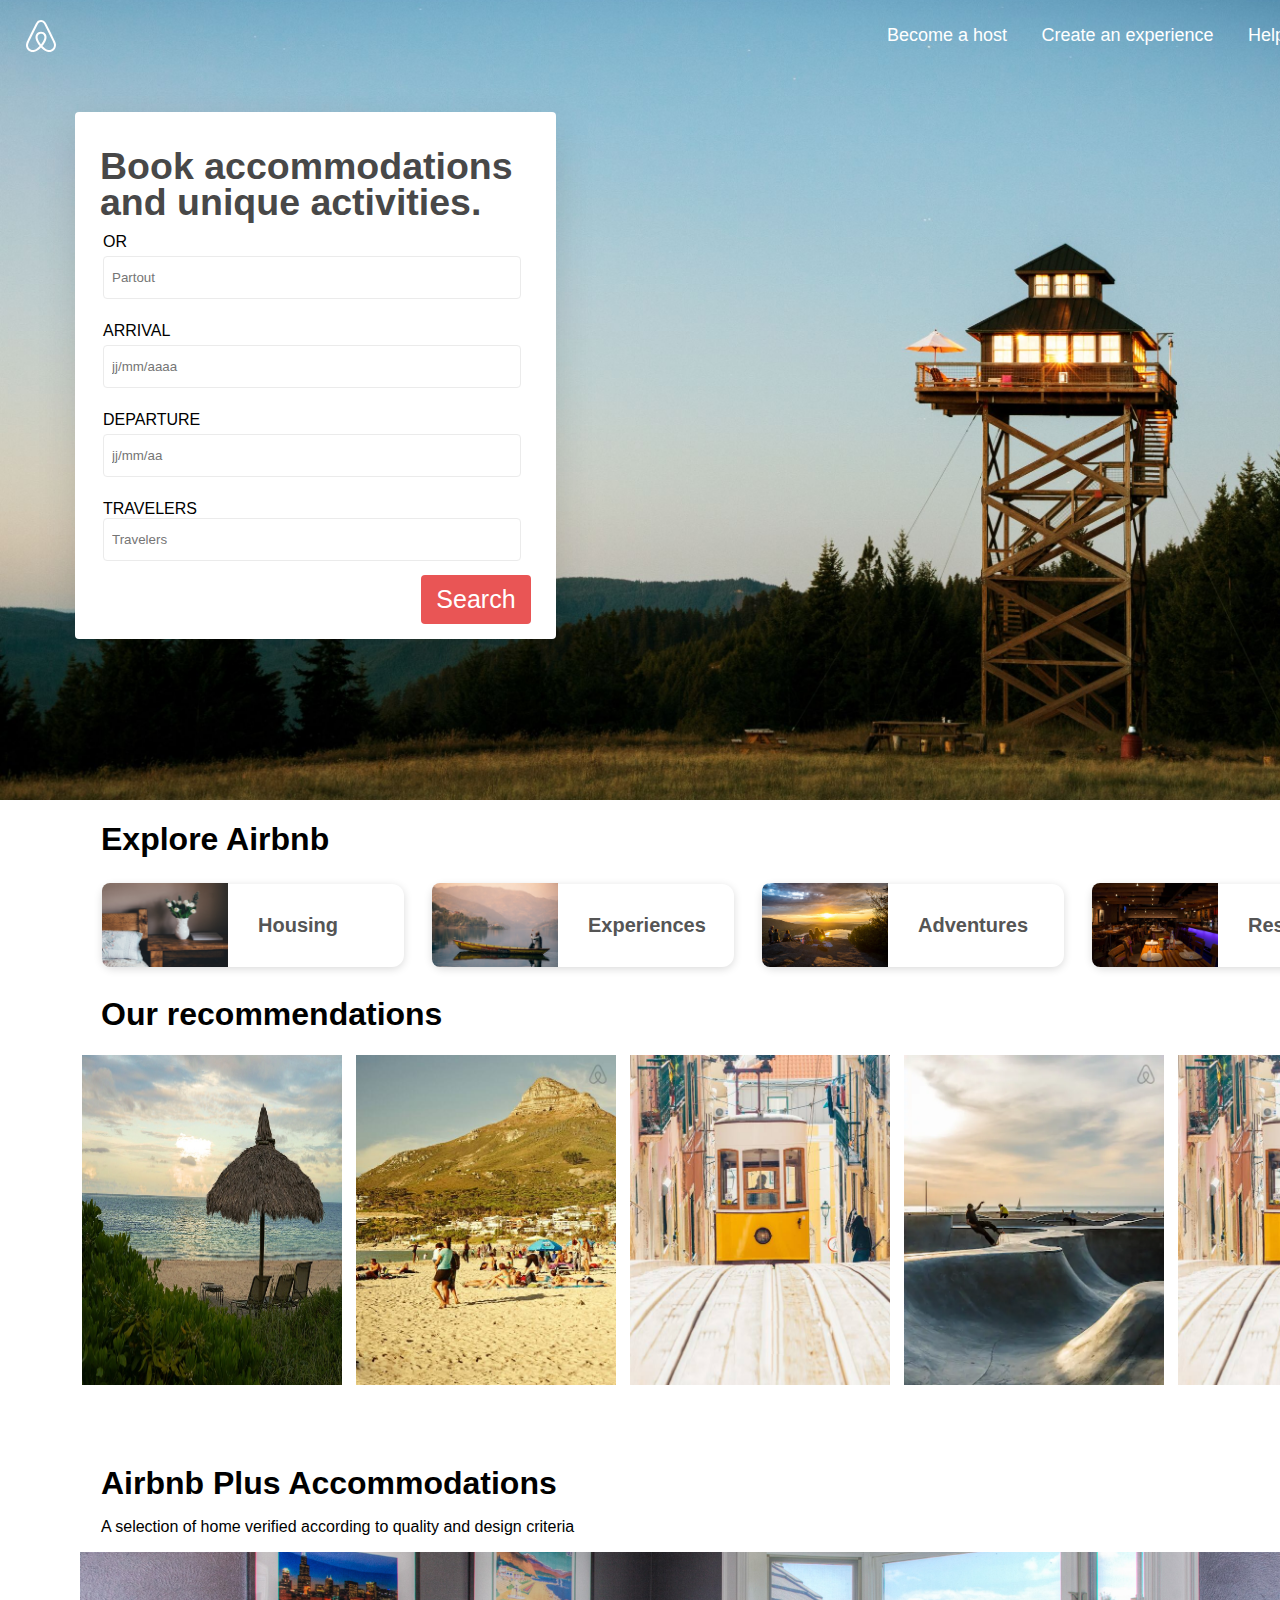
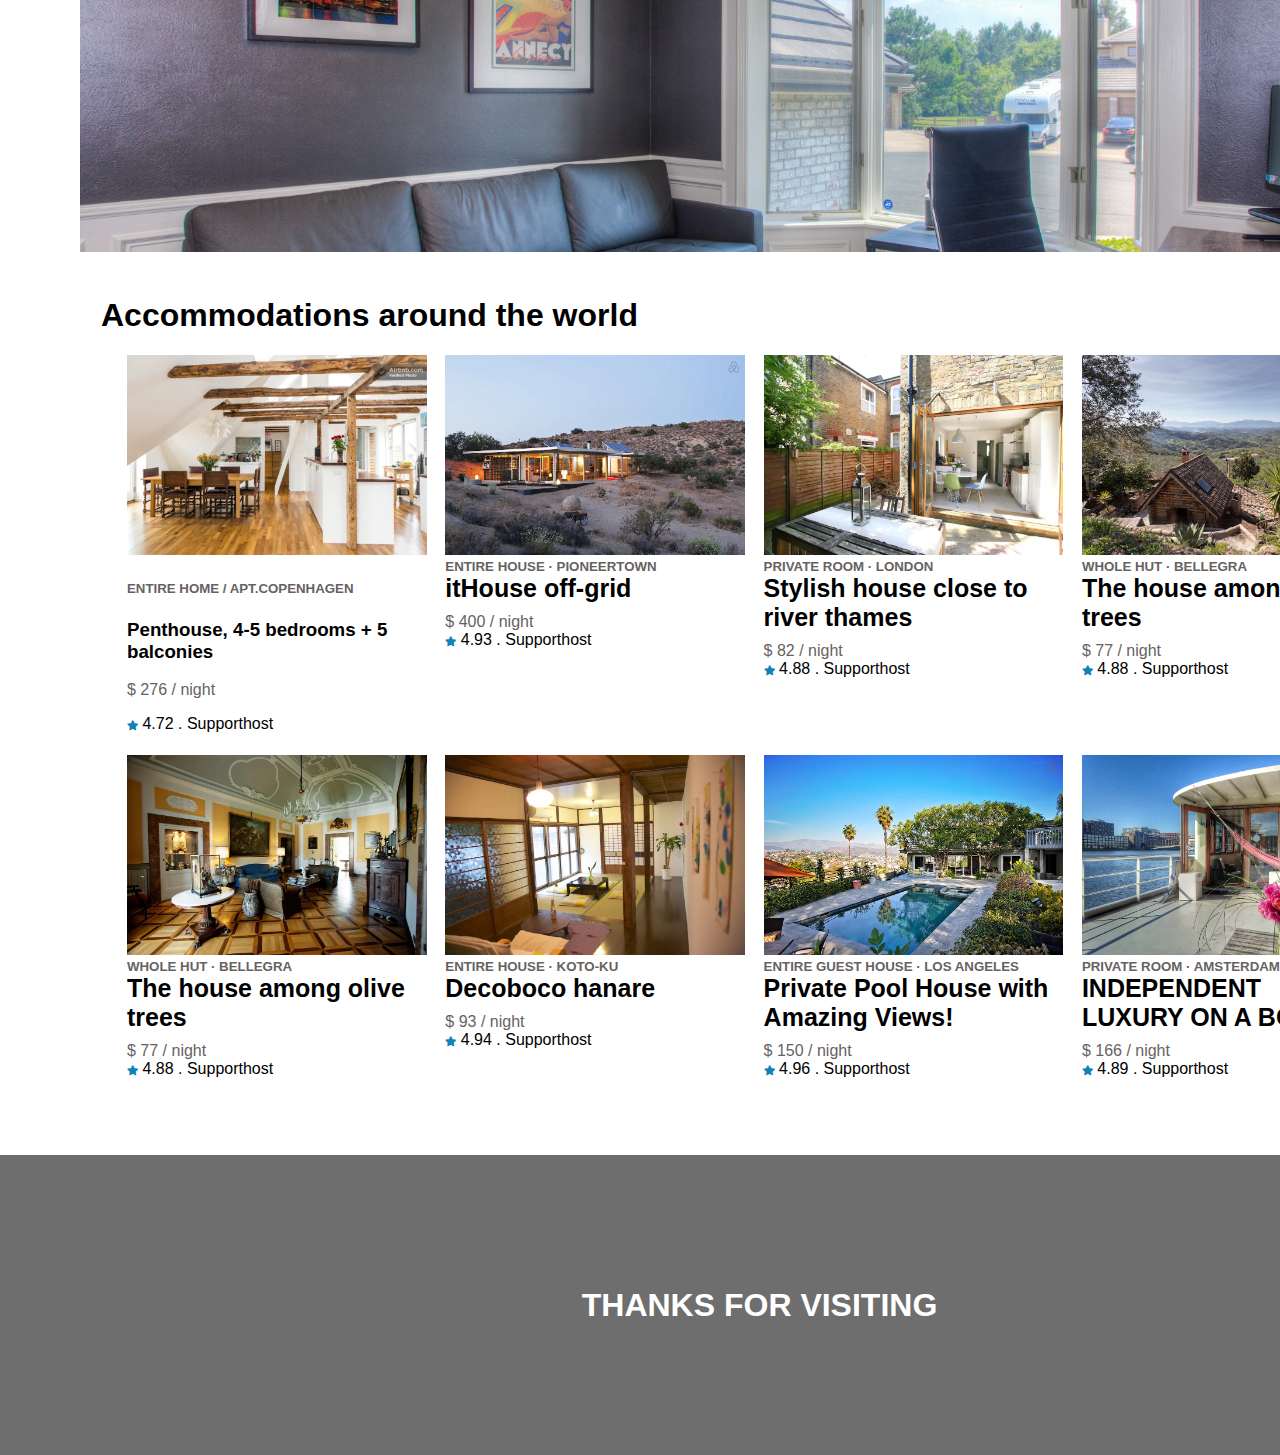
<file: demo-web/index.html>
<!DOCTYPE html>
<html>
<head>
	<title></title>
	<link rel="stylesheet" type="text/css" href="layout.css">
	<link rel="stylesheet" type="text/css" href="components-header.css">
	<link rel="stylesheet" type="text/css" href="components-main.css">
	<link rel="stylesheet" type="text/css" href="components-main2.css">
	<link rel="stylesheet" type="text/css" href="https://use.fontawesome.com/releases/v5.3.1/css/
	all.css">
	<link rel="stylesheet" type="text/css" href="footer.css">
</head>
<body>
	<div class="all">
		<div class="header">
			<div class="background">
		<div class="navbar">
			<div class="logo">
				<img src="./logo.svg">
			</div>
			<div class="list5">
				<ul class="right-list">
					<li><a href="#">Become a host</a></li>
					<li><a href="#">Create an experience</a></li>
					<li><a href="#">Help</a></li>
					<li><a href="#">Registration</a></li>
					<li><a href="#">Log in</a></li>
				</ul>
			</div>
		</div>
		<div class="registered">
			<div class="title">
				<h2>Book accommodations and unique activities.</h2>
			</div>
			<div class="content">
				<div class="content-1">
					<div class="information">
						<p>
  							<label>OR</label>
  							<input class="information-input" name="first" type="text" placeholder="Partout"></p>
  						<p>
					</div>
				</div>
				<div class="content-2">
					<div class="information">
						<p>
  							<label>ARRIVAL</label>
  							<input class="information-input2" name="first" type="text" placeholder="jj/mm/aaaa"></p>
  						<p>
					</div>
					<div class="information">
						<p>
  							<label>DEPARTURE</label>
  							<input class="information-input2" name="first" type="text" placeholder="jj/mm/aa"></p>
  						<p>
					</div>
				</div>
				<div class="content-3">
					<div class="information">
						<p>
  							<label>TRAVELERS</label>
  							<input class="information-input3" name="first" type="text" placeholder="Travelers"></p>
  						<p>
					</div>
				</div>
				<div class="content-4">
					<div class="search"><a href="#">Search</a></div>
				</div>			
			</div>
		</div>
	</div>
		</div>
		<div class="main">
			<div class="explore">
		<div class="title">
			<h1>Explore Airbnb</h1>
		</div>
		<div class="all-info">
			<ul class="main1">
				<li class="item1">
					<div class="content">
						<div class="detail">
							<a href="#" class="click" class="click1">
								<div class="link" class="link1">
									<div class="picture">
										<img src="./room.jpg" width="126" height="84">
									</div>
									<div class="word"><h4>Housing</h4></div>
								</div>
							</a>
						</div>
					</div>
				</li>
				<li class="item1">
					<div class="content">
						<div class="detail">
							<a href="#" class="click">
								<div class="link">
									<div class="picture">
										<img src="./experience.jpg" width="126" height="84">
									</div>
									<div class="word"><h4>Experiences</h4></div>
								</div>
							</a>
						</div>
					</div>
				</li>
				<li class="item1">
					<div class="content">
						<div class="detail">
							<a href="#" class="click">
								<div class="link">
									<div class="picture">
										<img src="./advanture.jpg" width="126" height="84">
									</div>
									<div class="word"><h4>Adventures</h4></div>
								</div>
							</a>
						</div>
					</div>
				</li>
				<li class="item1">
					<div class="content">
						<div class="detail">
							<a href="#" class="click">
								<div class="link">
									<div class="picture">
										<img src="./restaurant.jpg" width="126" height="84">
									</div>
									<div class="word"><h4>Restaurants</h4></div>
								</div>
							</a>
						</div>
					</div>
				</li>
			</ul>
		</div>
	</div>

	<div class="go-to-the-beach">
		<div class="title2">
			<h1><a href="#">Our recommendations</a></h1>
		</div>
		<div class="list-beach">
			<div class="beaches">
				<div class="beach">
					<ul class="ul-main2">
						<li class="li-main2">
							<a href="#" class="click-main2">
								<div class="background2">
									<img src="./miami-beach.jpg" width="260" height="330">
									<div class="overlay">
										<div class="caption">
											<h3>Miami</h3>
											<p>$174 / night on average</p>
										</div>
									</div>
								</div>
							</a>
						</li>
						<li  class="li-main2">
							<a href="#" class="click-main2">
								<div class="background2">
									<img src="./the-cap.jpg" width="260" height="330">
									<div class="overlay">
										<div class="caption">
											<h3>The Cap</h3>
											<p class="p-main2">$99 / night on average</p>
										</div>
									</div>
								</div>
							</a>
						</li>
						<li  class="li-main2">
							<a href="#" class="click-main2">
								<div class="background2">
									<img src="./lisbon.jpg" width="260" height="330">
									<div class="overlay">
										<div class="caption">
											<h3 class="h3-main2">Lisbon</h3>
											<p  class="li-main2">$100 / night on average</p>
										</div>
									</div>
								</div>
							</a>
						</li>
						<li  class="li-main2">
							<a href="#" class="click-main2">
								<div class="background2">
									<img src="./los-angeles.jpg" width="260" height="330">
									<div class="overlay">
										<div class="caption">
											<h3  class="h3-main2">Los Angeles</h3>
											<p  class="li-main2">$132 / night on average</p>
										</div>
									</div>
								</div>
							</a>
						</li>
						<li class="li-main2">
							<a href="#" class="click-main2">
								<div class="background2">
									<img src="./lisbon.jpg" width="260" height="330">
									<div class="overlay">
										<div class="caption">
											<h3  class="h3-main2">Lisbon</h3>
											<p  class="li-main2">$100 / night on average</p>
										</div>
									</div>
								</div>
							</a>
						</li>
					</ul>
				</div>
			</div>
		</div>
	</div>

	<div class="accommodations">
		<div class="plus">
			<div class="title2">
				<a href="#" class="click-main2">
					<h1 class="h1-main2">Airbnb Plus Accommodations</h1>
					<p>A selection of home verified according to quality and design criteria</p>
				</a>
			</div>
			<div class="picture2">
				<div class="pic2">
					<a href="#" class="click-main2">
						<div class="link3">
							<h2 class="h2-main2">
								Discover Housing
								<i class="fas fa-angle-right"></i>
							</h2>
						</div>
					</a>
				</div>	
			</div>
		</div>
	</div>

	<div class="around-the-world">
		<div class="title2">
			<h1>Accommodations around the world</h1>
		</div>
		<div class="list10">
			<ul class="click2-main2" class="ul-main2">
				<li  class="li-main2">
					<div class="house">
						<div class="house-picture">
							<img src="./penthouse.jpg" height="200" widht="250">
						</div>
						<div class="caption1">
							<div class="content1">
								<h5>ENTIRE HOME / APT.COPENHAGEN</h5>
							</div>
							<div class="content2">
								<h3>Penthouse, 4-5 bedrooms + 5 balconies</h3>
							</div>
							<div class="content3">
								<p>$ 276 / night</p>
							</div>
							<div class="content4">
								<p>
									<i class="fas fa-star"></i>
									4.72 . Supporthost
								</p>
							</div>
						</div>
					</div>
				</li>

				<li  class="li-main2">
					<div class="house">
						<div class="house-picture">
							<img src="./entirehouse.jpg" height="200" widht="250">
						</div>
						<div class="caption1">
							<div class="content1">
								<h5 class="h5-main2">ENTIRE HOUSE · PIONEERTOWN</h5>
							</div>
							<div class="content2">
								<h3 class="h3-main2">itHouse off-grid</h3>
							</div>
							<div class="content3">
								<p class="p-main2">$ 400 / night</p>
							</div>
							<div class="content4">
								<p class="p-main2">
									<i class="fas fa-star"></i>
									4.93 . Supporthost
								</p>
							</div>
						</div>
					</div>
				</li>

				<li  class="li-main2">
					<div class="house">
						<div class="house-picture">
							<img src="./privateroom.jpg" height="200" widht="250">
						</div>
						<div class="caption1">
							<div class="content1">
								<h5 class="h5-main2">PRIVATE ROOM · LONDON</h5>
							</div>
							<div class="content2">
								<h3 class="h3-main2">Stylish house close to river thames</h3>
							</div>
							<div class="content3">
								<p class="p-main2">$ 82 / night</p>
							</div>
							<div class="content4">
								<p class="p-main2">
									<i class="fas fa-star"></i>
									4.88 . Supporthost
								</p>
							</div>
						</div>
					</div>
				</li>

				<li  class="li-main2">
					<div class="house">
						<div class="house-picture">
							<img src="./wholehut.jpg" height="200" widht="250">
						</div>
						<div class="caption1">
							<div class="content1">
								<h5 class="h5-main2">WHOLE HUT · BELLEGRA</h5>
							</div>
							<div class="content2">
								<h3 class="h3-main2">The house among olive trees</h3>
							</div>
							<div class="content3">
								<p class="p-main2">$ 77 / night</p>
							</div>
							<div class="content4">
								<p class="p-main2">
									<i class="fas fa-star"></i>
									4.88 . Supporthost
								</p>
							</div>
						</div>
					</div>
				</li>
			</ul>

			<ul class="click2-main2">
				<li  class="li-main2">
					<div class="house">
						<div class="house-picture">
							<img src="./portici.jpg" height="200" widht="250">
						</div>
						<div class="caption1">
							<div class="content1">
								<h5 class="h5-main2">WHOLE HUT · BELLEGRA</h5>
							</div>
							<div class="content2">
								<h3 class="h3-main2">The house among olive trees</h3>
							</div>
							<div class="content3">
								<p class="p-main2">$ 77 / night</p>
							</div>
							<div class="content4">
								<p class="p-main2">
									<i class="fas fa-star"></i>
									4.88 . Supporthost
								</p>
							</div>
						</div>
					</div>
				</li>

				<li  class="li-main2">
					<div class="house">
						<div class="house-picture">
							<img src="./kota-ku.jpg" height="200" widht="250">
						</div>
						<div class="caption1">
							<div class="content1">
								<h5 class="h5-main2">ENTIRE HOUSE · KOTO-KU</h5>
							</div>
							<div class="content2">
								<h3 class="h3-main2">Decoboco hanare</h3>
							</div>
							<div class="content3">
								<p class="p-main2">$ 93 / night</p>
							</div>
							<div class="content4">
								<p class="p-main2">
									<i class="fas fa-star"></i>
									4.94 . Supporthost
								</p>
							</div>
						</div>
					</div>
				</li>

				<li  class="li-main2">
					<div class="house">
						<div class="house-picture">
							<img src="./losangeles.jpg" height="200" widht="250">
						</div>
						<div class="caption1">
							<div class="content1">
								<h5 class="h5-main2">ENTIRE GUEST HOUSE · LOS ANGELES</h5>
							</div>
							<div class="content2">
								<h3 class="h3-main2">Private Pool House with Amazing Views!</h3>
							</div>
							<div class="content3">
								<p class="p-main2">$ 150 / night</p>
							</div>
							<div class="content4">
								<p class="p-main2">
									<i class="fas fa-star"></i>
									4.96 . Supporthost
								</p>
							</div>
						</div>
					</div>
				</li>

				<li  class="li-main2">
					<div class="house">
						<div class="house-picture">
							<img src="./amsterdam.jpg" height="200" widht="250">
						</div>
						<div class="caption1">
							<div class="content1">
								<h5 class="h5-main2">PRIVATE ROOM · AMSTERDAM</h5>
							</div>
							<div class="content2">
								<h3 class="h3-main2">INDEPENDENT LUXURY ON A BOAT </h3>
							</div>
							<div class="content3">
								<p class="p-main2">$ 166 / night</p>
							</div>
							<div class="content4">
								<p class="p-main2">
									<i class="fas fa-star"></i>
									4.89 . Supporthost
								</p>
							</div>
						</div>
					</div>
				</li>
			</ul>
		</div>
	</div>
		</div>
		<div class="footer">
			<div class="footer-last">
		<div class="content-footer">
			<h1 class="h1-footer">
				THANKS FOR VISITING
			</h1>
		</div>
	</div>
		</div>
	</div>
</body>
</html>
</file>
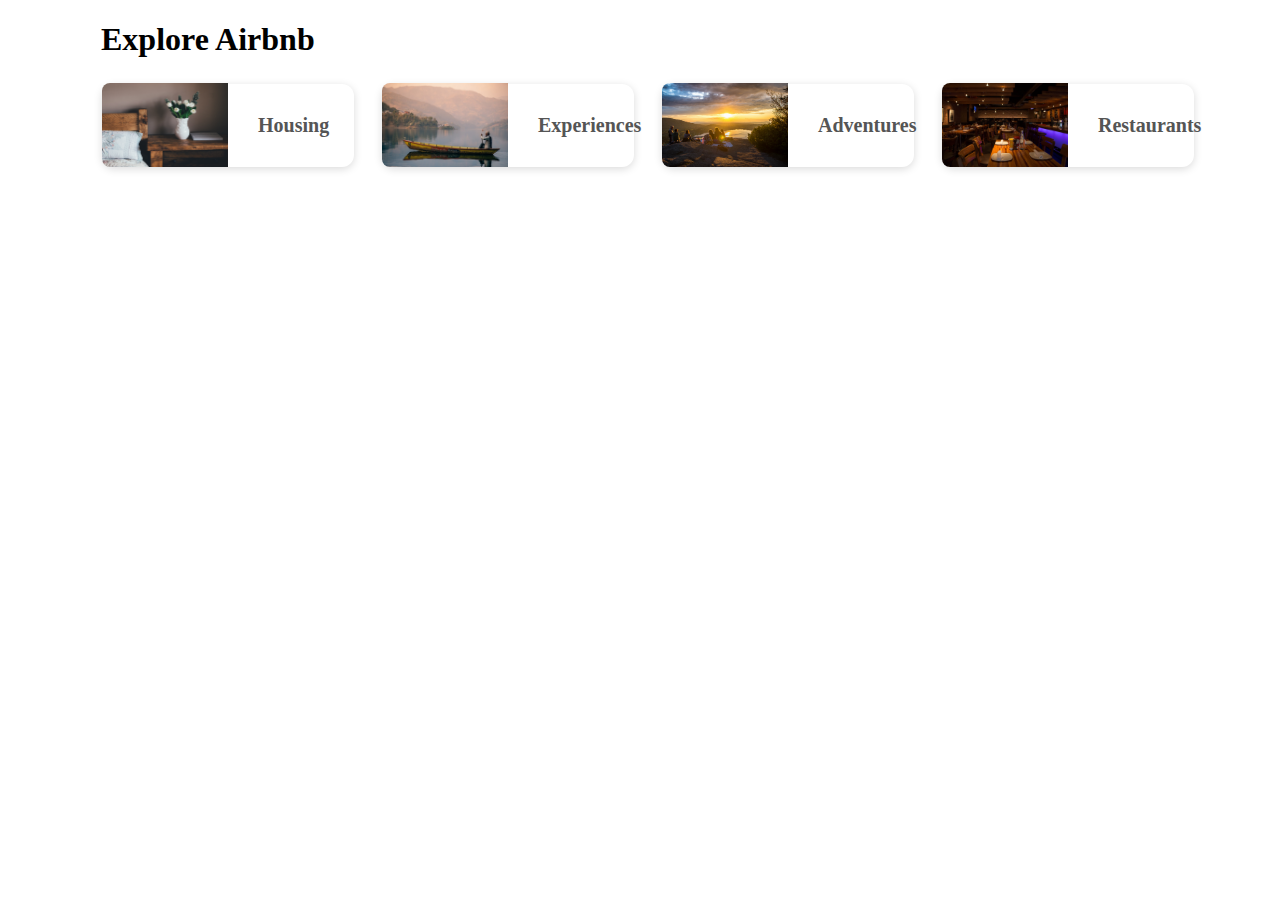
<file: demo-web/components-main.html>
<!DOCTYPE html>
<html>
<head>
	<title></title>
	<link rel="stylesheet" type="text/css" href="components-main.css">
</head>
<body>
	<div class="explore">
		<div class="title">
			<h1>Explore Airbnb</h1>
		</div>
		<div class="all-info">
			<ul class="main1">
				<li class="item1">
					<div class="content">
						<div class="detail">
							<a href="#" class="click" class="click1">
								<div class="link" class="link1">
									<div class="picture">
										<img src="./room.jpg" width="126" height="84">
									</div>
									<div class="word"><h4>Housing</h4></div>
								</div>
							</a>
						</div>
					</div>
				</li>
				<li class="item1">
					<div class="content">
						<div class="detail">
							<a href="#" class="click">
								<div class="link">
									<div class="picture">
										<img src="./experience.jpg" width="126" height="84">
									</div>
									<div class="word"><h4>Experiences</h4></div>
								</div>
							</a>
						</div>
					</div>
				</li>
				<li class="item1">
					<div class="content">
						<div class="detail">
							<a href="#" class="click">
								<div class="link">
									<div class="picture">
										<img src="./advanture.jpg" width="126" height="84">
									</div>
									<div class="word"><h4>Adventures</h4></div>
								</div>
							</a>
						</div>
					</div>
				</li>
				<li class="item1">
					<div class="content">
						<div class="detail">
							<a href="#" class="click">
								<div class="link">
									<div class="picture">
										<img src="./restaurant.jpg" width="126" height="84">
									</div>
									<div class="word"><h4>Restaurants</h4></div>
								</div>
							</a>
						</div>
					</div>
				</li>
			</ul>
		</div>
	</div>

</body>
</html>
</file>
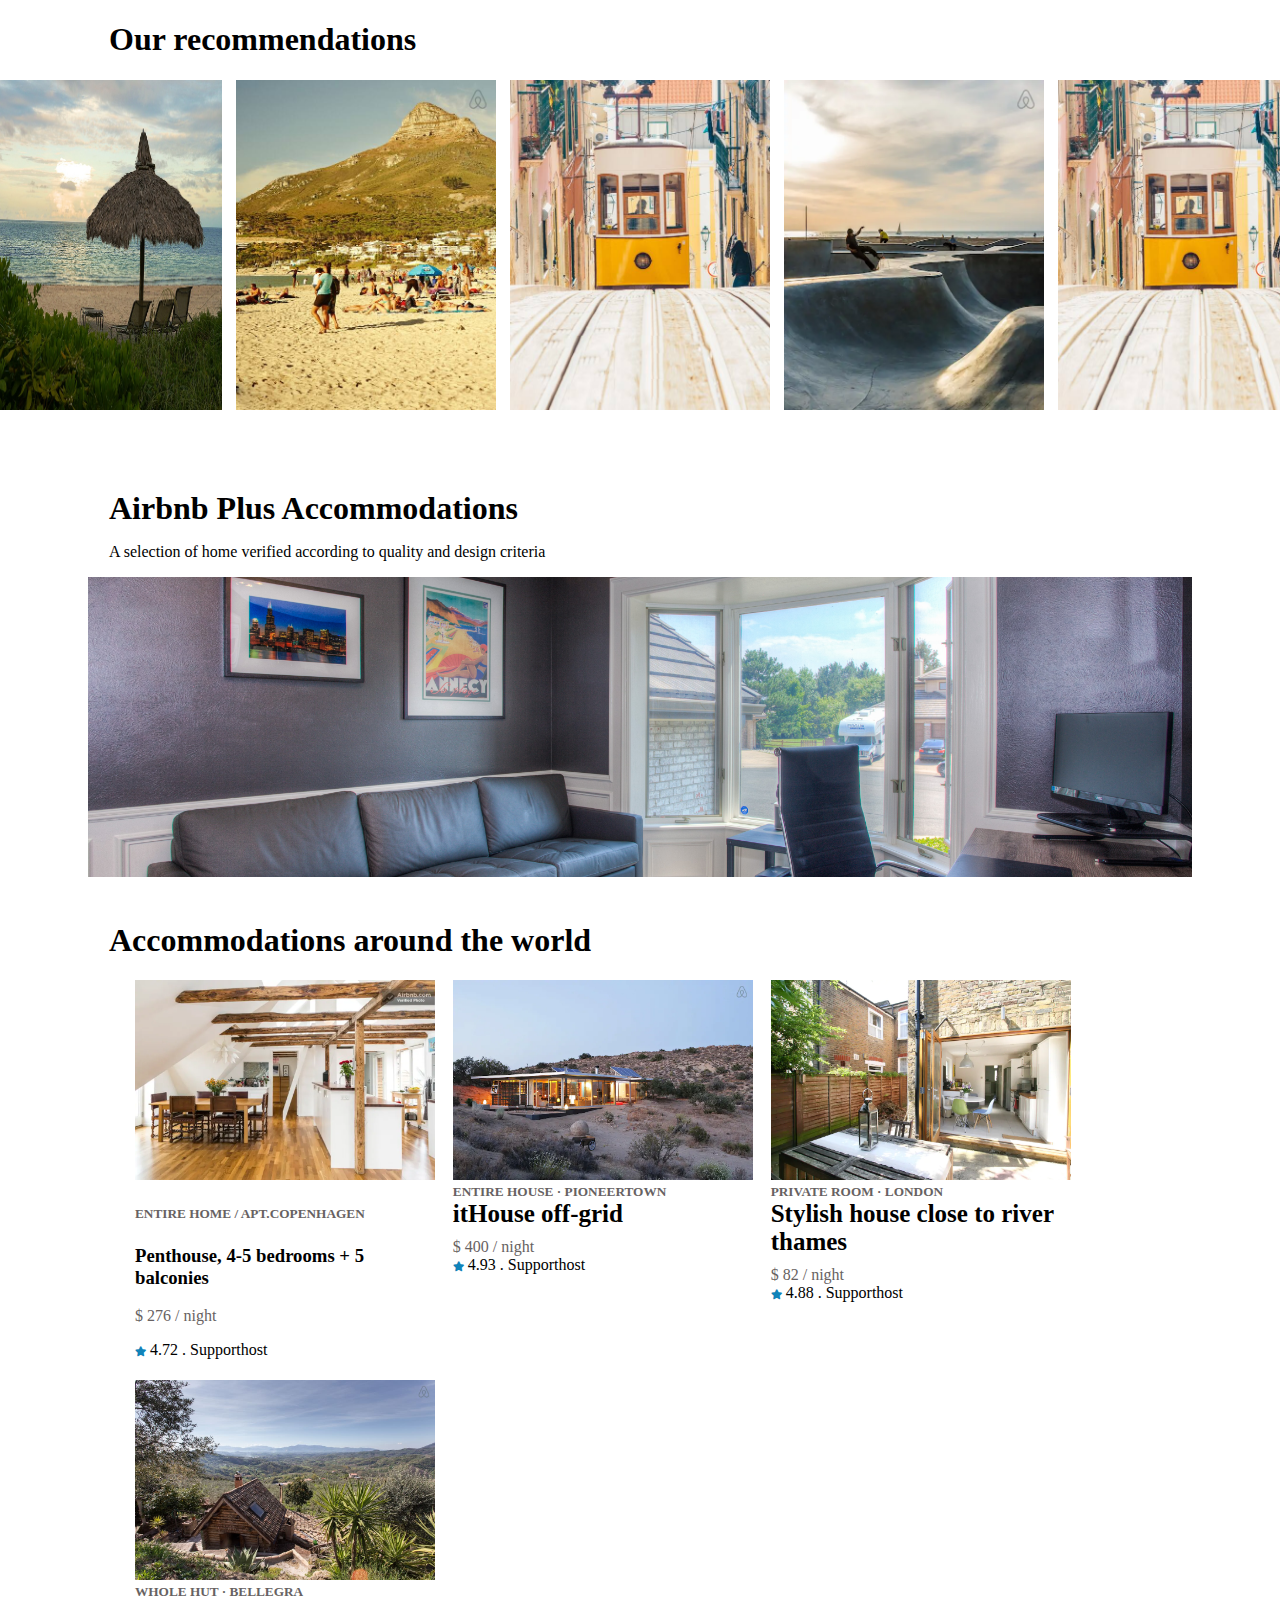
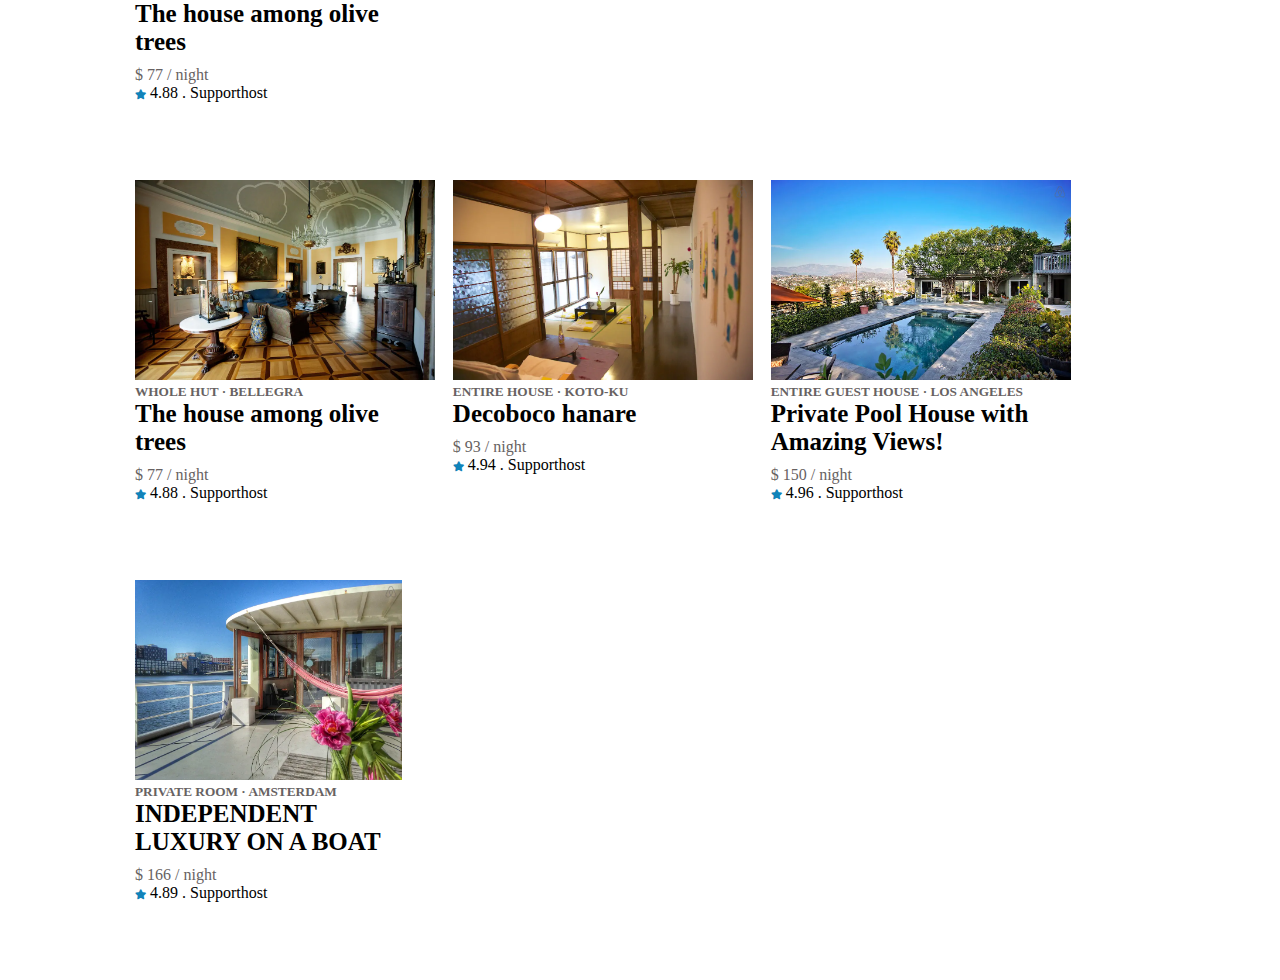
<file: demo-web/components-main2.html>
<!DOCTYPE html>
<html>
<head>
	<title></title>
	<link rel="stylesheet" type="text/css" href="components-main2.css">
	<link rel="stylesheet" type="text/css" href="https://use.fontawesome.com/releases/v5.3.1/css/all.css">
</head>
<body> 
	<div class="go-to-the-beach">
		<div class="title2">
			<h1><a href="#">Our recommendations</a></h1>
		</div>
		<div class="list-beach">
			<div class="beaches">
				<div class="beach">
					<ul class="ul-main2">
						<li class="li-main2">
							<a href="#" class="click-main2">
								<div class="background2">
									<img src="./miami-beach.jpg" width="260" height="330">
									<div class="overlay">
										<div class="caption">
											<h3>Miami</h3>
											<p>$174 / night on average</p>
										</div>
									</div>
								</div>
							</a>
						</li>
						<li  class="li-main2">
							<a href="#" class="click-main2">
								<div class="background2">
									<img src="./the-cap.jpg" width="260" height="330">
									<div class="overlay">
										<div class="caption">
											<h3>The Cap</h3>
											<p class="p-main2">$99 / night on average</p>
										</div>
									</div>
								</div>
							</a>
						</li>
						<li  class="li-main2">
							<a href="#" class="click-main2">
								<div class="background2">
									<img src="./lisbon.jpg" width="260" height="330">
									<div class="overlay">
										<div class="caption">
											<h3 class="h3-main2">Lisbon</h3>
											<p  class="li-main2">$100 / night on average</p>
										</div>
									</div>
								</div>
							</a>
						</li>
						<li  class="li-main2">
							<a href="#" class="click-main2">
								<div class="background2">
									<img src="./los-angeles.jpg" width="260" height="330">
									<div class="overlay">
										<div class="caption">
											<h3  class="h3-main2">Los Angeles</h3>
											<p  class="li-main2">$132 / night on average</p>
										</div>
									</div>
								</div>
							</a>
						</li>
						<li class="li-main2">
							<a href="#" class="click-main2">
								<div class="background2">
									<img src="./lisbon.jpg" width="260" height="330">
									<div class="overlay">
										<div class="caption">
											<h3  class="h3-main2">Lisbon</h3>
											<p  class="li-main2">$100 / night on average</p>
										</div>
									</div>
								</div>
							</a>
						</li>
					</ul>
				</div>
			</div>
		</div>
	</div>

	<div class="accommodations">
		<div class="plus">
			<div class="title2" >
				<a href="#" class="click-main2">
					<h1 class="h1-main2">Airbnb Plus Accommodations</h1>
					<p>A selection of home verified according to quality and design criteria</p>
				</a>
			</div>
			<div class="picture2">
				<div class="pic2">
					<a href="#" class="click-main2">
						<div class="link3">
							<h2 class="h2-main2">
								Discover Housing
								<i class="fas fa-angle-right"></i>
							</h2>
						</div>
					</a>
				</div>	
			</div>
		</div>
	</div>

	<div class="around-the-world">
		<div class="title2">
			<h1>Accommodations around the world</h1>
		</div>
		<div class="list10">
			<ul class="click2-main2" class="ul-main2">
				<li  class="li-main2">
					<div class="house">
						<div class="house-picture">
							<img src="./penthouse.jpg" height="200" widht="250">
						</div>
						<div class="caption1">
							<div class="content1">
								<h5>ENTIRE HOME / APT.COPENHAGEN</h5>
							</div>
							<div class="content2">
								<h3>Penthouse, 4-5 bedrooms + 5 balconies</h3>
							</div>
							<div class="content3">
								<p>$ 276 / night</p>
							</div>
							<div class="content4">
								<p>
									<i class="fas fa-star"></i>
									4.72 . Supporthost
								</p>
							</div>
						</div>
					</div>
				</li>

				<li  class="li-main2">
					<div class="house">
						<div class="house-picture">
							<img src="./entirehouse.jpg" height="200" widht="250">
						</div>
						<div class="caption1">
							<div class="content1">
								<h5 class="h5-main2">ENTIRE HOUSE · PIONEERTOWN</h5>
							</div>
							<div class="content2">
								<h3 class="h3-main2">itHouse off-grid</h3>
							</div>
							<div class="content3">
								<p class="p-main2">$ 400 / night</p>
							</div>
							<div class="content4">
								<p class="p-main2">
									<i class="fas fa-star"></i>
									4.93 . Supporthost
								</p>
							</div>
						</div>
					</div>
				</li>

				<li  class="li-main2">
					<div class="house">
						<div class="house-picture">
							<img src="./privateroom.jpg" height="200" widht="250">
						</div>
						<div class="caption1">
							<div class="content1">
								<h5 class="h5-main2">PRIVATE ROOM · LONDON</h5>
							</div>
							<div class="content2">
								<h3 class="h3-main2">Stylish house close to river thames</h3>
							</div>
							<div class="content3">
								<p class="p-main2">$ 82 / night</p>
							</div>
							<div class="content4">
								<p class="p-main2">
									<i class="fas fa-star"></i>
									4.88 . Supporthost
								</p>
							</div>
						</div>
					</div>
				</li>

				<li  class="li-main2">
					<div class="house">
						<div class="house-picture">
							<img src="./wholehut.jpg" height="200" widht="250">
						</div>
						<div class="caption1">
							<div class="content1">
								<h5 class="h5-main2">WHOLE HUT · BELLEGRA</h5>
							</div>
							<div class="content2">
								<h3 class="h3-main2">The house among olive trees</h3>
							</div>
							<div class="content3">
								<p class="p-main2">$ 77 / night</p>
							</div>
							<div class="content4">
								<p class="p-main2">
									<i class="fas fa-star"></i>
									4.88 . Supporthost
								</p>
							</div>
						</div>
					</div>
				</li>
			</ul>

			<ul class="click2-main2">
				<li  class="li-main2">
					<div class="house">
						<div class="house-picture">
							<img src="./portici.jpg" height="200" widht="250">
						</div>
						<div class="caption1">
							<div class="content1">
								<h5 class="h5-main2">WHOLE HUT · BELLEGRA</h5>
							</div>
							<div class="content2">
								<h3 class="h3-main2">The house among olive trees</h3>
							</div>
							<div class="content3">
								<p class="p-main2">$ 77 / night</p>
							</div>
							<div class="content4">
								<p class="p-main2">
									<i class="fas fa-star"></i>
									4.88 . Supporthost
								</p>
							</div>
						</div>
					</div>
				</li>

				<li  class="li-main2">
					<div class="house">
						<div class="house-picture">
							<img src="./kota-ku.jpg" height="200" widht="250">
						</div>
						<div class="caption1">
							<div class="content1">
								<h5 class="h5-main2">ENTIRE HOUSE · KOTO-KU</h5>
							</div>
							<div class="content2">
								<h3 class="h3-main2">Decoboco hanare</h3>
							</div>
							<div class="content3">
								<p class="p-main2">$ 93 / night</p>
							</div>
							<div class="content4">
								<p class="p-main2">
									<i class="fas fa-star"></i>
									4.94 . Supporthost
								</p>
							</div>
						</div>
					</div>
				</li>

				<li  class="li-main2">
					<div class="house">
						<div class="house-picture">
							<img src="./losangeles.jpg" height="200" widht="250">
						</div>
						<div class="caption1">
							<div class="content1">
								<h5 class="h5-main2">ENTIRE GUEST HOUSE · LOS ANGELES</h5>
							</div>
							<div class="content2">
								<h3 class="h3-main2">Private Pool House with Amazing Views!</h3>
							</div>
							<div class="content3">
								<p class="p-main2">$ 150 / night</p>
							</div>
							<div class="content4">
								<p class="p-main2">
									<i class="fas fa-star"></i>
									4.96 . Supporthost
								</p>
							</div>
						</div>
					</div>
				</li>

				<li  class="li-main2">
					<div class="house">
						<div class="house-picture">
							<img src="./amsterdam.jpg" height="200" widht="250">
						</div>
						<div class="caption1">
							<div class="content1">
								<h5 class="h5-main2">PRIVATE ROOM · AMSTERDAM</h5>
							</div>
							<div class="content2">
								<h3 class="h3-main2">INDEPENDENT LUXURY ON A BOAT </h3>
							</div>
							<div class="content3">
								<p class="p-main2">$ 166 / night</p>
							</div>
							<div class="content4">
								<p class="p-main2">
									<i class="fas fa-star"></i>
									4.89 . Supporthost
								</p>
							</div>
						</div>
					</div>
				</li>
			</ul>
		</div>
	</div>
</body>
</html>
</file>
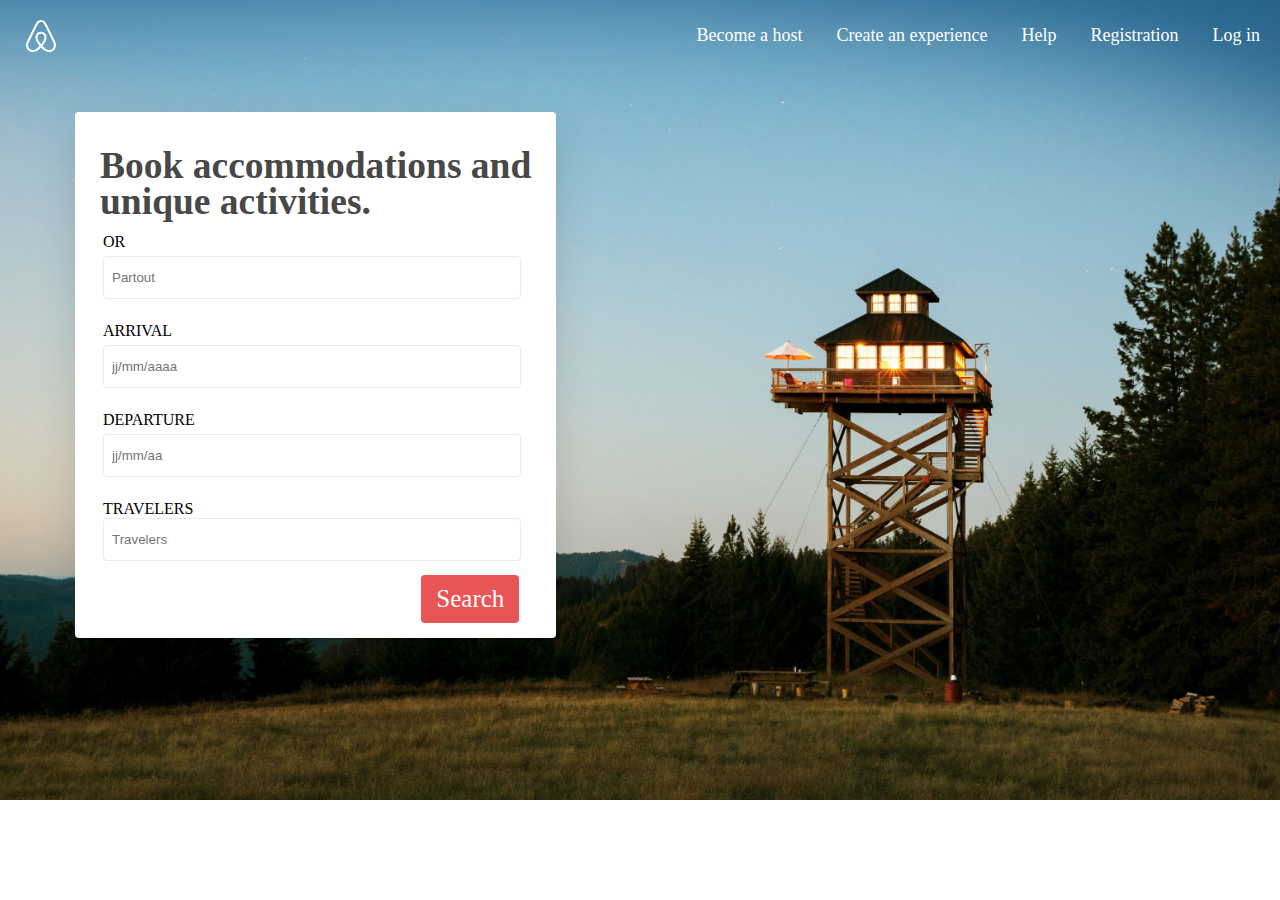
<file: demo-web/components.html>
<!DOCTYPE html>
<html>
<head>
	<title></title>
	<link rel="stylesheet" type="text/css" href="components-header.css">
</head>
<body>
	<div class="background">
		<div class="navbar">
			<div class="logo">
				<img src="./logo.svg">
			</div>
			<div class="list5">
				<ul class="right-list">
					<li><a href="#">Become a host</a></li>
					<li><a href="#">Create an experience</a></li>
					<li><a href="#">Help</a></li>
					<li><a href="#">Registration</a></li>
					<li><a href="#">Log in</a></li>
				</ul>
			</div>
		</div>
		<div class="registered">
			<div class="title">
				<h2>Book accommodations and unique activities.</h2>
			</div>
			<div class="content">
				<div class="content-1">
					<div class="information">
						<p>
  							<label>OR</label>
  							<input class="information-input" name="first" type="text" placeholder="Partout"></p>
  						<p>
					</div>
				</div>
				<div class="content-2">
					<div class="information">
						<p>
  							<label>ARRIVAL</label>
  							<input class="information-input2" name="first" type="text" placeholder="jj/mm/aaaa"></p>
  						<p>
					</div>
					<div class="information">
						<p>
  							<label>DEPARTURE</label>
  							<input class="information-input2" name="first" type="text" placeholder="jj/mm/aa"></p>
  						<p>
					</div>
				</div>
				<div class="content-3">
					<div class="information">
						<p>
  							<label>TRAVELERS</label>
  							<input class="information-input3" name="first" type="text" placeholder="Travelers"></p>
  						<p>
					</div>
				</div>
				<div class="content-4">
					<div class="search"><a href="#">Search</a></div>
				</div>			
			</div>
		</div>
	</div>
</body>
</html>
</file>
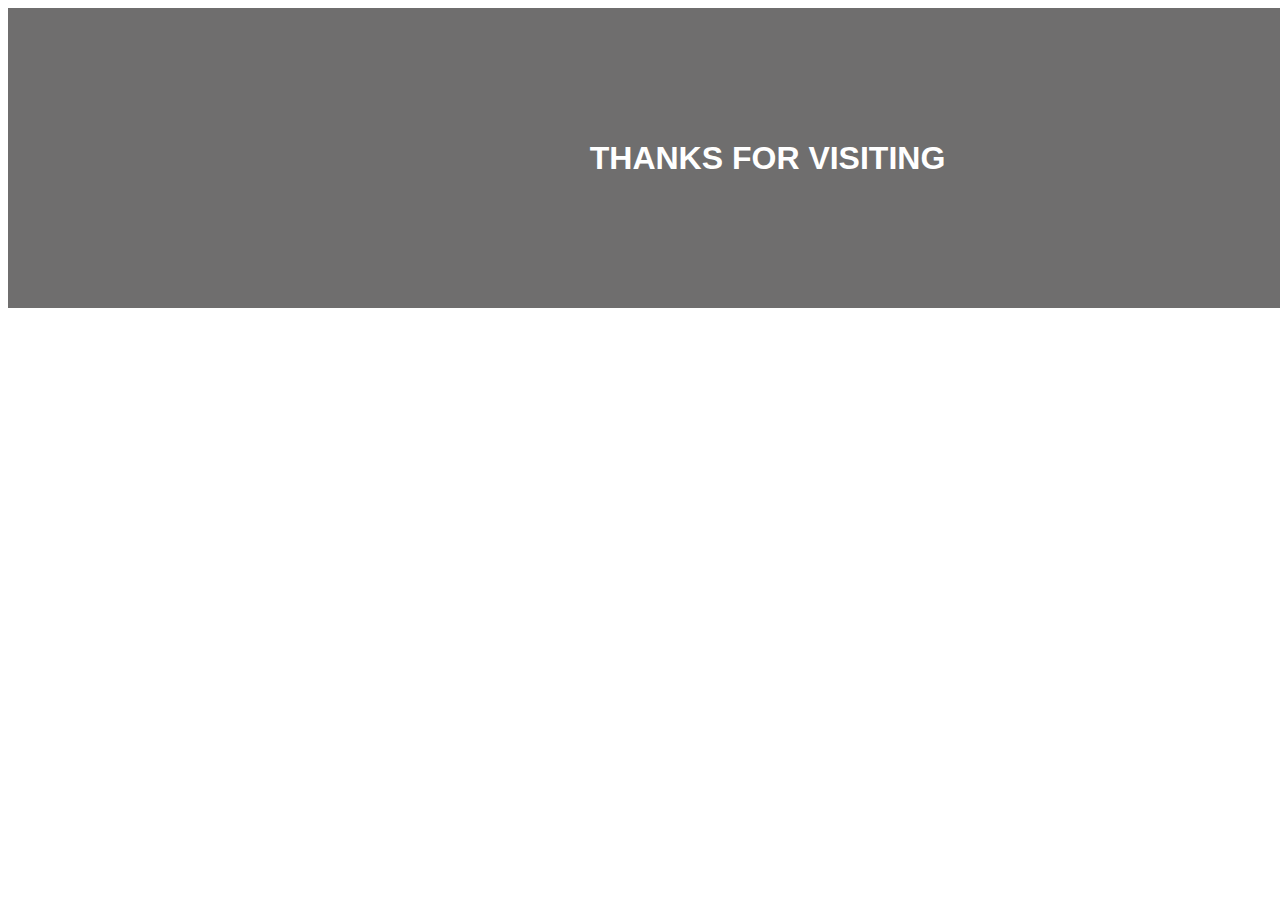
<file: demo-web/footer.html>
<!DOCTYPE html>
<html>
<head>
	<title></title>
	<link rel="stylesheet" type="text/css" href="footer.css">
</head>
<body>
	<div class="footer-last">
		<div class="content-footer">
			<h1 class="h1-footer">
				THANKS FOR VISITING
			</h1>
		</div>
	</div>
</body>
</html>
</file>
<file: demo-web/layout.css>
.all {
	display: grid;
	grid-template-columns: auto 1fr auto;
}

.header {
	grid-column: 1/4;
}
.main {
	grid-column: 1/4;
	margin-bottom: -200px;	
}
</file>
<file: demo-web/components-header.css>
body {
	margin: 0;
}

.right-list a {
	text-decoration: none;
	color: white;
	display: block;
	padding: 40px 10px;

}

a {
	text-decoration: none;
}

.right-list a:hover {
	border-bottom: 5px solid #FFF;
	color: white;
}

.right-list li {
	display: inline-block;
	margin-right: 10px;
	margin-top: -31px;
	font-size: 18px;
}

.logo {
	width: 30px;
	height: 100%;
	padding: 20px 26px;
	display: inline-block;
}

.background {
	background-image: url("./background.jpg");
	background-size: cover;
	background-position: center;
	height: 800px;
}

.list5 .right-list  {
	list-style: none;
}

.list5 {
	float: right;
}

.registered {
	width: 441px !important;
	border-radius: 4px;
	background-color: #FFF;
	margin: 36px 75px;
	box-shadow: 0 16px 40px rgba(0,0,0,0.12)
}

.registered .title {
	display: inline;
	height: 100px;
	width: 100%;
	padding: 0px 10px;
	color: #484848 !important;
	font-size: 25px;
	line-height: 36px !important;
}

h2 {
	margin: 0;
	margin-left: 5px;
}

.registered .content {
	margin: -39px 0;
}

.registered {
	padding: 0px 20px;
}

label {
	display: block;
}



.information-input {
	width: 400px;
	height: 25px;
	padding: 8px;
	border-radius: 4px;
	margin: 5px 15px;
	border: 1px solid #EBEBEB
}

.information-input2 {
	width: 400px;
	height: 25px;
	padding: 8px;
	border-radius: 4px;
	margin: 5px 15px;
	border: 1px solid #EBEBEB
}

.information-input3 {
	border-radius: 4px;
	width: 400px;
	height: 25px;
	padding: 8px;
	margin: 0px 15px;
	border: 1px solid #EBEBEB;
}

.content .content-2 .information {
	display: inline-block;
}

label, input {
	padding-left: 15px;
}

.content-1 .information{
	margin-top: 0px;
	margin: -7px;
}

.content-2 .information {
	margin: -7px;
}

.content-3 .information {
	margin: -7px;
	padding-bottom: 5px;
}

.content-4 a {
	padding-top: 15px;
	padding-bottom: 15px;
	font-size: 25px;
	border-radius: 4px;
	display: inline-block;
	margin-left: 74%;
	padding: 10px 15px;
	margin-bottom: 15px;
	background-color: #e95555;
	color: white;
}
</file>
<file: demo-web/components-main.css>
body {
	margin: 0px;
}

.title {
	margin-left: 21px;
}

.main1 {
	list-style-type: none;
	padding: 0;
	display: flex;
}

.item1 {
	max-width: 25%;
	border-width: 0px 5px;
	margin-left: 15px;
	width: 330px !important;
}

.item1 {
	margin-left: 0px;

}

.click {
	text-decoration: none;
	color: black;
}

.explore {
	margin: 0px 80px !important;
}

.detail {
	margin-right: 6px;
	margin-top: 4px;
	margin-bottom: 8px;
}

.link {
	display: flex;
	height: 83px !important;
	max-height: 126px !important;
	flex-direction: row;
	box-shadow: rgba(0, 0, 0, 0.15) 0px 2px 8px !important;
	border-radius: 12px;
	white-space: normal;
	margin-left: 22px;
}

.picture {
	margin-top: -1px;
	min-width: 126px !important;
	overflow: hidden;
	border-top-left-radius: 8px !important;
	border-bottom-left-radius: 8px !important;
}

.word {
	display: flex;
	align-items: center;
	margin-left: 30px !important;
	font-size: 20px !important;
	color: #555;
}

.link1 {
	margin-left: 0;
}
</file>
<file: demo-web/components-main2.css>
/** {
	box-sizing: border-box;
}*/
.li-main2 {
	list-style-type: none;
	display: inline-block;
	margin: 0px 7px;
}

.ul-main2 {
	display: flex;
	justify-content: center;
	padding: 0px;
}

.p-main2 {
	margin-top: 0px;
}

.h5-main2 {
	margin: 0px;
	margin-top: 0px;
}

.h3-main2 {
	margin-top: 10px;
	margin-bottom: 10px;
	font-size: 25px;
}

.h1-main2 {
	margin-top: 0px;
	margin-bottom: 0px;
}

.h2-main2 {
	margin-top: 0px;
}

.h4-main2 {
	margin-bottom: 0px;
}

.click-main2 {
	text-decoration: none;
}

i {
	margin-left: 5px;
}

.h2-main2 {
	display: inline-block;
	padding: 15px 25px;
	background-color: white;
	color: #7b7272;
	font-size: 18px;
	border-radius: 6px;
	box-shadow: rgba(0, 0, 0, 0.15) 0px 2px 8px !important; 
	opacity: 0;
	transition: all 0.5s;
	transform: scale(0.5);
}

.caption {
	color: white;
	position: absolute;
	display: flex;
	flex-direction: column;
	justify-content: center;
	align-items: center;
	padding-bottom: 10px;
	opacity: 1;
	transition: all 0.5s;
	transform: scale(0.5);
}

.background2 {
	position: relative;
	width: 260px;
	height: 330px;
}

.overlay {
	height: 330px;
	width: 260px;
	position: absolute;
	bottom: -2px;
	display: flex;
	align-items: flex-end;
	justify-content: center;background-image: linear-gradient(-180deg, rgba(0, 0, 0, 0) 3%, rgb(0, 0, 0) 100%) !important;
	opacity: 0;	
}

.background2:hover .overlay {
	opacity: 1;
}

.background2:hover .caption {
	transform: scale(1);
}


.accommodations {
	margin-top: 80px;
}

.picture2 .pic2 {
	background-image: url("./a-modern-haven-13.jpg");
	height: 300px;
	background-size: cover;
	background-position: center;
	margin-bottom: 45px;
}

.picture2 {
	margin: 0 80px;
}

.link3 {
	display: flex;
	align-items: center;
	justify-content: center;
	padding-top: 169px;

}



.picture2:hover h2 {
	opacity: 1;
	transform: scale(1);
}

.list10 {
	height: 1000px;
}

.list10 .click2-main2 {
	margin: 0px 80px;
	position: relative;
}

.house {
	height: 400px;
	position: relative;
}

.house-picture {
	display: inline-block;
	height: 200px;
}

.caption1 {
	position: absolute;
}

.content1 h5 {
	color: #676262;
}

.content2 h3 {
	margin-top: 0px;
}

.content3 p {
	margin-top: 5px;
	color: #676262;
	margin-bottom: 0px;
}

.content4 i {
	margin-left: 0px;
	font-size: 10px;
	color: #1183b9;
}

.title2 a {
	color: black;
	text-decoration: none;
	/*margin-left: 101px;*/
}

.title2 {
	    margin: 0 101px;
}
</file>
<file: demo-web/footer.css>
* {
	font-family: Arial, sans-serif;
}

.footer-last {
	height: 300px;
	width: 1519px;
	background-color: #6f6e6e;
	color: white;
	display: flex;
	align-items: center;
	justify-content: center;
}

.content-footer {
	display: flex;
	justify-content: center;
	align-items: center;
}
</file>
